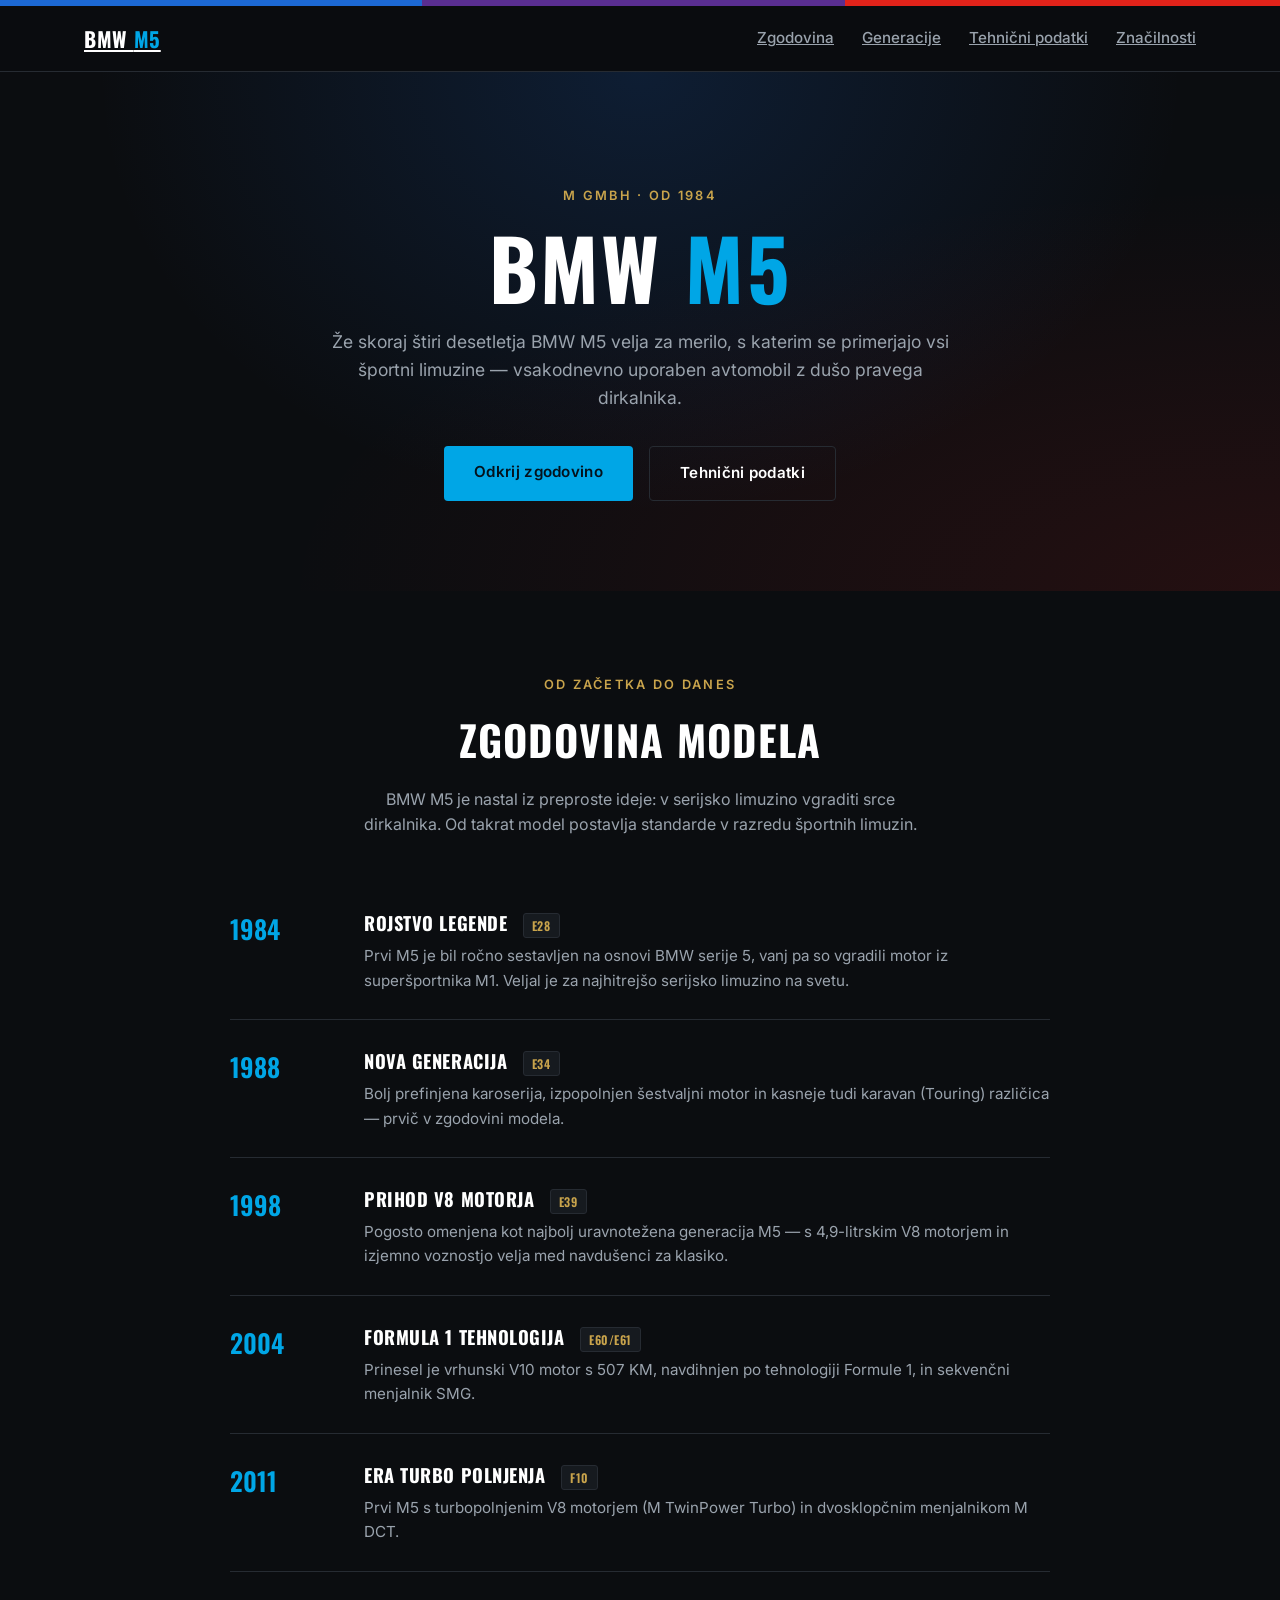
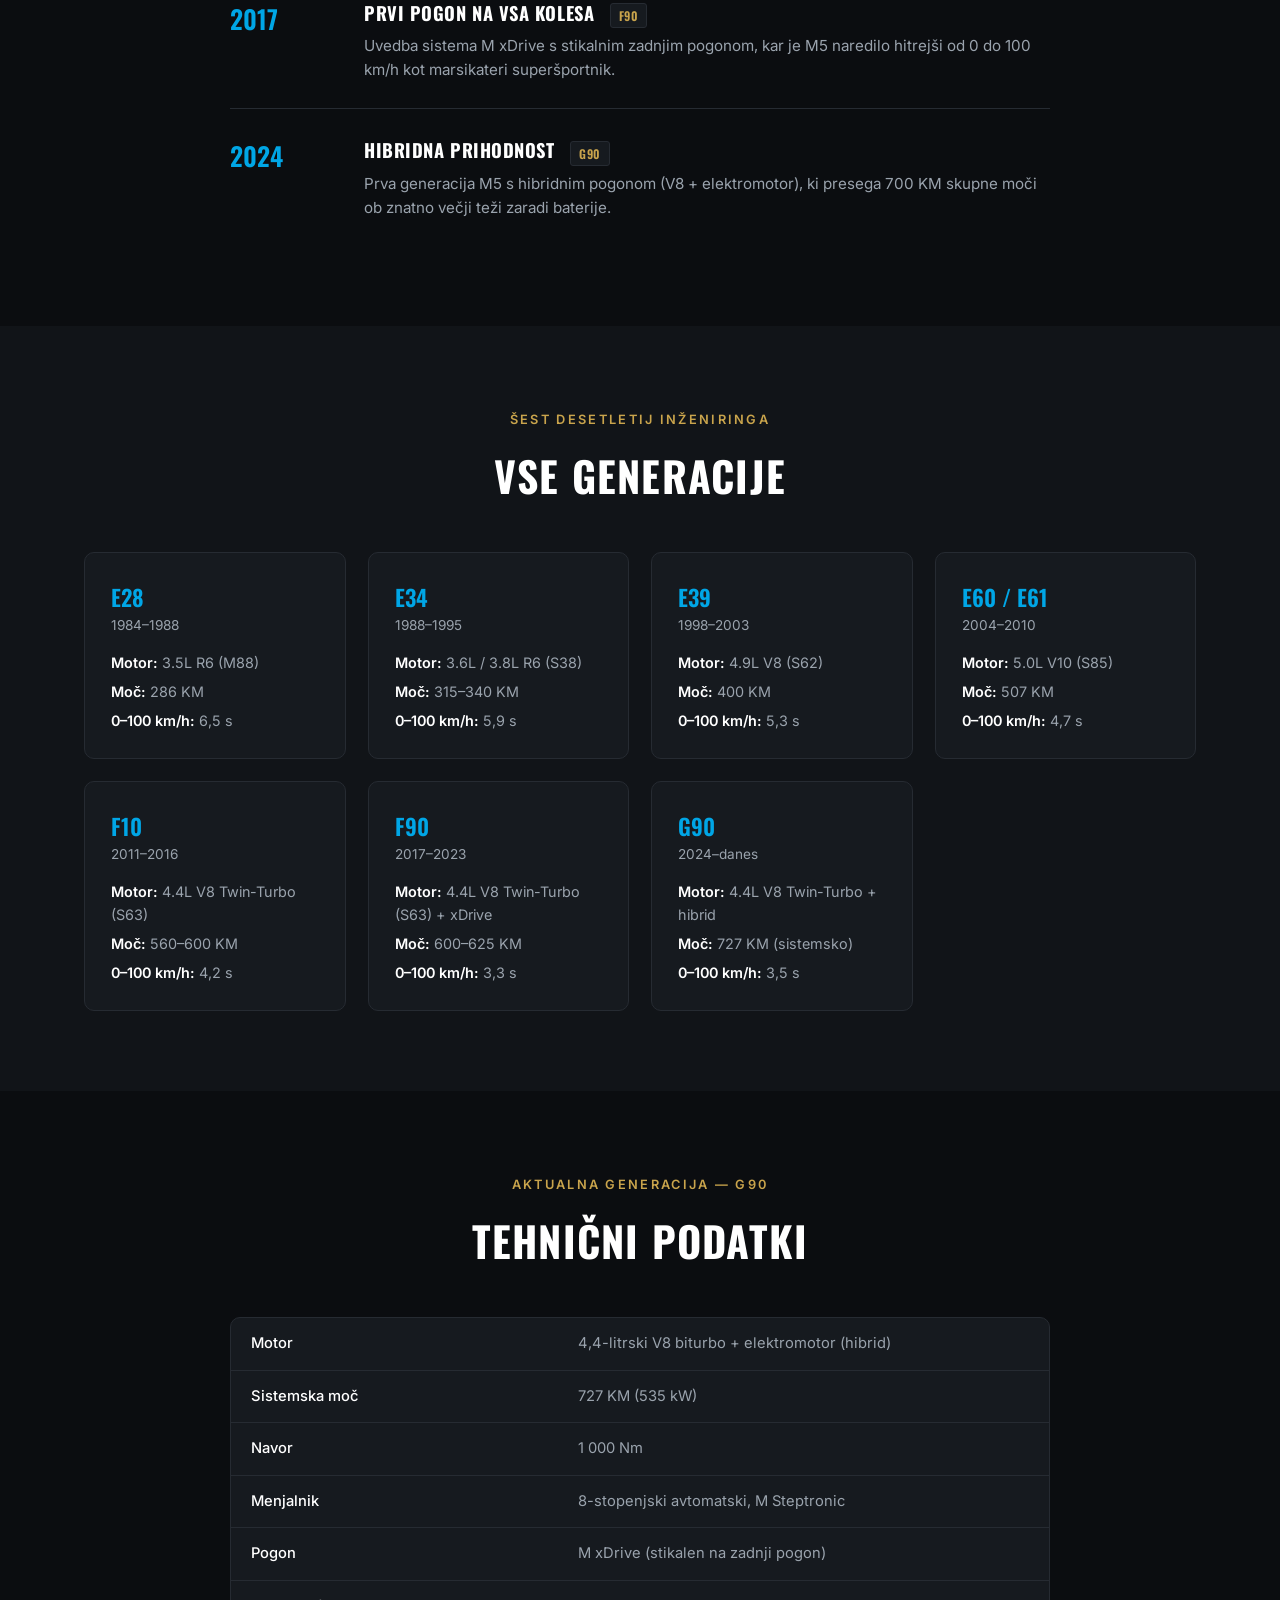
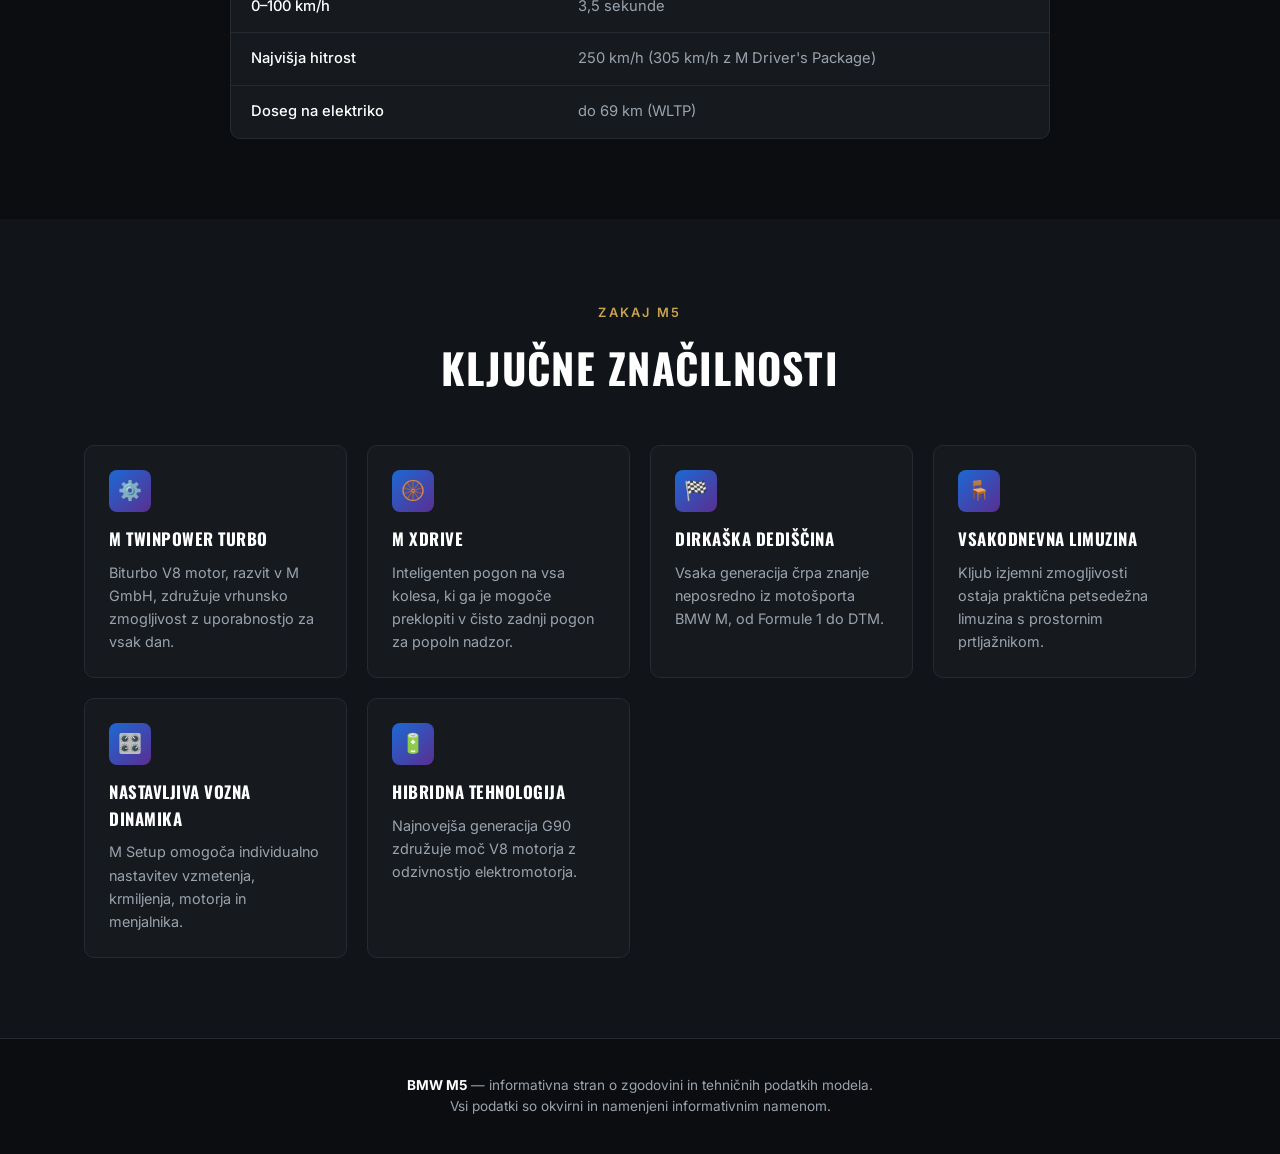
<file: bmw-m5.html>
<!DOCTYPE html>
<html lang="sl">
<head>
<meta charset="UTF-8">
<meta name="viewport" content="width=device-width, initial-scale=1.0">
<title>BMW M5 — Zgodovina, generacije in tehnični podatki</title>
<meta name="description" content="Pregled BMW M5: zgodovina modela, vse generacije od E28 do G90, tehnični podatki in ključne značilnosti.">
<link rel="preconnect" href="https://fonts.googleapis.com">
<link rel="preconnect" href="https://fonts.gstatic.com" crossorigin>
<link href="https://fonts.googleapis.com/css2?family=Inter:wght@400;500;600;700;800&family=Oswald:wght@500;600;700&display=swap" rel="stylesheet">
<style>
  :root{
    --bg:#0b0d10;
    --bg-alt:#111418;
    --card:#161a1f;
    --border:#262b32;
    --text:#eef1f4;
    --text-dim:#9aa3ad;
    --m-blue:#1c69d4;
    --m-light-blue:#00a6e6;
    --m-red:#e2231a;
    --m-purple:#5a2e91;
    --gold:#c9a44c;
  }
  *{box-sizing:border-box;margin:0;padding:0;}
  html{scroll-behavior:smooth;}
  body{
    background:var(--bg);
    color:var(--text);
    font-family:'Inter',sans-serif;
    line-height:1.6;
  }
  h1,h2,h3,.brand{font-family:'Oswald',sans-serif;text-transform:uppercase;letter-spacing:.03em;}
  .container{max-width:1160px;margin:0 auto;padding:0 24px;}
  a{color:inherit;}

  .m-stripe{height:6px;width:100%;background:linear-gradient(90deg,var(--m-blue) 0 33%,var(--m-purple) 33% 66%,var(--m-red) 66% 100%);}

  header{
    position:sticky;top:0;z-index:50;
    background:rgba(11,13,16,.85);
    backdrop-filter:blur(10px);
    border-bottom:1px solid var(--border);
  }
  nav{
    display:flex;align-items:center;justify-content:space-between;
    padding:16px 24px;max-width:1160px;margin:0 auto;
  }
  .brand{font-size:1.3rem;font-weight:700;color:#fff;}
  .brand span{color:var(--m-light-blue);}
  .nav-links{display:flex;gap:28px;list-style:none;font-weight:500;font-size:.95rem;}
  .nav-links a{color:var(--text-dim);transition:color .2s;}
  .nav-links a:hover{color:#fff;}

  .hero{
    position:relative;
    padding:110px 24px 90px;
    text-align:center;
    background:
      radial-gradient(ellipse at top, rgba(28,105,212,.18), transparent 60%),
      radial-gradient(ellipse at bottom right, rgba(226,35,26,.12), transparent 55%),
      var(--bg);
    overflow:hidden;
  }
  .hero .eyebrow{
    display:inline-block;color:var(--gold);font-weight:600;letter-spacing:.18em;
    text-transform:uppercase;font-size:.8rem;margin-bottom:18px;
  }
  .hero h1{
    font-size:clamp(2.6rem,7vw,5.2rem);
    color:#fff;line-height:1;margin-bottom:20px;
  }
  .hero h1 em{font-style:normal;color:var(--m-light-blue);}
  .hero p{
    max-width:620px;margin:0 auto 34px;color:var(--text-dim);font-size:1.1rem;
  }
  .hero-buttons{display:flex;gap:16px;justify-content:center;flex-wrap:wrap;}
  .btn{
    display:inline-block;padding:14px 30px;border-radius:4px;font-weight:600;
    text-decoration:none;font-size:.95rem;letter-spacing:.02em;transition:transform .15s, background .2s;
  }
  .btn-primary{background:var(--m-light-blue);color:#04121c;}
  .btn-primary:hover{transform:translateY(-2px);}
  .btn-outline{border:1px solid var(--border);color:#fff;}
  .btn-outline:hover{border-color:var(--m-light-blue);transform:translateY(-2px);}

  section{padding:80px 0;}
  section.alt{background:var(--bg-alt);}
  .section-head{margin-bottom:44px;text-align:center;}
  .section-head .eyebrow{color:var(--gold);font-weight:600;letter-spacing:.18em;text-transform:uppercase;font-size:.8rem;}
  .section-head h2{font-size:clamp(1.8rem,4vw,2.6rem);color:#fff;margin-top:10px;}
  .section-head p{color:var(--text-dim);max-width:560px;margin:14px auto 0;}

  /* History timeline */
  .timeline{display:flex;flex-direction:column;gap:0;max-width:820px;margin:0 auto;}
  .tl-item{
    display:grid;grid-template-columns:110px 1fr;gap:24px;
    padding:26px 0;border-bottom:1px solid var(--border);
  }
  .tl-item:last-child{border-bottom:none;}
  .tl-year{font-family:'Oswald',sans-serif;font-size:1.6rem;color:var(--m-light-blue);font-weight:600;}
  .tl-body h3{color:#fff;font-size:1.15rem;margin-bottom:6px;}
  .tl-body p{color:var(--text-dim);font-size:.95rem;}
  .tl-body .code{display:inline-block;background:var(--card);border:1px solid var(--border);color:var(--gold);
    font-size:.75rem;font-weight:600;padding:2px 8px;border-radius:3px;margin-left:10px;vertical-align:middle;}

  /* Generations grid */
  .gen-grid{display:grid;grid-template-columns:repeat(auto-fit,minmax(260px,1fr));gap:22px;}
  .gen-card{
    background:var(--card);border:1px solid var(--border);border-radius:10px;
    padding:26px;transition:border-color .2s, transform .2s;
  }
  .gen-card:hover{border-color:var(--m-light-blue);transform:translateY(-4px);}
  .gen-card .code{color:var(--m-light-blue);font-family:'Oswald',sans-serif;font-weight:600;font-size:1.4rem;}
  .gen-card .years{color:var(--text-dim);font-size:.85rem;margin-bottom:14px;}
  .gen-card ul{list-style:none;font-size:.9rem;color:var(--text-dim);display:flex;flex-direction:column;gap:6px;}
  .gen-card ul li strong{color:#fff;font-weight:600;}

  /* Specs table */
  .specs-wrap{max-width:820px;margin:0 auto;background:var(--card);border:1px solid var(--border);border-radius:10px;overflow:hidden;}
  table{width:100%;border-collapse:collapse;}
  th{
    background:var(--bg-alt);text-align:left;padding:14px 20px;font-size:.8rem;
    text-transform:uppercase;letter-spacing:.05em;color:var(--gold);border-bottom:1px solid var(--border);
  }
  td{padding:14px 20px;border-bottom:1px solid var(--border);font-size:.92rem;color:var(--text-dim);}
  tr:last-child td{border-bottom:none;}
  td:first-child{color:#fff;font-weight:500;width:40%;}

  /* Features */
  .feat-grid{display:grid;grid-template-columns:repeat(auto-fit,minmax(230px,1fr));gap:20px;}
  .feat-card{background:var(--card);border:1px solid var(--border);border-radius:10px;padding:24px;}
  .feat-card .icon{
    width:42px;height:42px;border-radius:8px;display:flex;align-items:center;justify-content:center;
    background:linear-gradient(135deg,var(--m-blue),var(--m-purple));margin-bottom:14px;font-size:1.2rem;
  }
  .feat-card h3{color:#fff;font-size:1.05rem;margin-bottom:8px;}
  .feat-card p{color:var(--text-dim);font-size:.9rem;}

  footer{
    border-top:1px solid var(--border);padding:36px 0;text-align:center;color:var(--text-dim);font-size:.85rem;
  }
  footer strong{color:#fff;}

  @media (max-width:640px){
    .nav-links{display:none;}
    .tl-item{grid-template-columns:1fr;gap:4px;}
  }
</style>
</head>
<body>

<div class="m-stripe"></div>
<header>
  <nav>
    <a href="#top" class="brand">BMW <span>M5</span></a>
    <ul class="nav-links">
      <li><a href="#zgodovina">Zgodovina</a></li>
      <li><a href="#generacije">Generacije</a></li>
      <li><a href="#podatki">Tehnični podatki</a></li>
      <li><a href="#znacilnosti">Značilnosti</a></li>
    </ul>
  </nav>
</header>

<main id="top">

  <section class="hero">
    <div class="container">
      <span class="eyebrow">M GmbH · od 1984</span>
      <h1>BMW <em>M5</em></h1>
      <p>Že skoraj štiri desetletja BMW M5 velja za merilo, s katerim se primerjajo vsi športni limuzine — vsakodnevno uporaben avtomobil z dušo pravega dirkalnika.</p>
      <div class="hero-buttons">
        <a href="#zgodovina" class="btn btn-primary">Odkrij zgodovino</a>
        <a href="#podatki" class="btn btn-outline">Tehnični podatki</a>
      </div>
    </div>
  </section>

  <section id="zgodovina">
    <div class="container">
      <div class="section-head">
        <span class="eyebrow">Od začetka do danes</span>
        <h2>Zgodovina modela</h2>
        <p>BMW M5 je nastal iz preproste ideje: v serijsko limuzino vgraditi srce dirkalnika. Od takrat model postavlja standarde v razredu športnih limuzin.</p>
      </div>
      <div class="timeline">
        <div class="tl-item">
          <div class="tl-year">1984</div>
          <div class="tl-body">
            <h3>Rojstvo legende <span class="code">E28</span></h3>
            <p>Prvi M5 je bil ročno sestavljen na osnovi BMW serije 5, vanj pa so vgradili motor iz superšportnika M1. Veljal je za najhitrejšo serijsko limuzino na svetu.</p>
          </div>
        </div>
        <div class="tl-item">
          <div class="tl-year">1988</div>
          <div class="tl-body">
            <h3>Nova generacija <span class="code">E34</span></h3>
            <p>Bolj prefinjena karoserija, izpopolnjen šestvaljni motor in kasneje tudi karavan (Touring) različica — prvič v zgodovini modela.</p>
          </div>
        </div>
        <div class="tl-item">
          <div class="tl-year">1998</div>
          <div class="tl-body">
            <h3>Prihod V8 motorja <span class="code">E39</span></h3>
            <p>Pogosto omenjena kot najbolj uravnotežena generacija M5 — s 4,9-litrskim V8 motorjem in izjemno voznostjo velja med navdušenci za klasiko.</p>
          </div>
        </div>
        <div class="tl-item">
          <div class="tl-year">2004</div>
          <div class="tl-body">
            <h3>Formula 1 tehnologija <span class="code">E60/E61</span></h3>
            <p>Prinesel je vrhunski V10 motor s 507 KM, navdihnjen po tehnologiji Formule 1, in sekvenčni menjalnik SMG.</p>
          </div>
        </div>
        <div class="tl-item">
          <div class="tl-year">2011</div>
          <div class="tl-body">
            <h3>Era turbo polnjenja <span class="code">F10</span></h3>
            <p>Prvi M5 s turbopolnjenim V8 motorjem (M TwinPower Turbo) in dvosklopčnim menjalnikom M DCT.</p>
          </div>
        </div>
        <div class="tl-item">
          <div class="tl-year">2017</div>
          <div class="tl-body">
            <h3>Prvi pogon na vsa kolesa <span class="code">F90</span></h3>
            <p>Uvedba sistema M xDrive s stikalnim zadnjim pogonom, kar je M5 naredilo hitrejši od 0 do 100 km/h kot marsikateri superšportnik.</p>
          </div>
        </div>
        <div class="tl-item">
          <div class="tl-year">2024</div>
          <div class="tl-body">
            <h3>Hibridna prihodnost <span class="code">G90</span></h3>
            <p>Prva generacija M5 s hibridnim pogonom (V8 + elektromotor), ki presega 700 KM skupne moči ob znatno večji teži zaradi baterije.</p>
          </div>
        </div>
      </div>
    </div>
  </section>

  <section id="generacije" class="alt">
    <div class="container">
      <div class="section-head">
        <span class="eyebrow">Šest desetletij inženiringa</span>
        <h2>Vse generacije</h2>
      </div>
      <div class="gen-grid">
        <div class="gen-card">
          <div class="code">E28</div>
          <div class="years">1984–1988</div>
          <ul>
            <li><strong>Motor:</strong> 3.5L R6 (M88)</li>
            <li><strong>Moč:</strong> 286 KM</li>
            <li><strong>0–100 km/h:</strong> 6,5 s</li>
          </ul>
        </div>
        <div class="gen-card">
          <div class="code">E34</div>
          <div class="years">1988–1995</div>
          <ul>
            <li><strong>Motor:</strong> 3.6L / 3.8L R6 (S38)</li>
            <li><strong>Moč:</strong> 315–340 KM</li>
            <li><strong>0–100 km/h:</strong> 5,9 s</li>
          </ul>
        </div>
        <div class="gen-card">
          <div class="code">E39</div>
          <div class="years">1998–2003</div>
          <ul>
            <li><strong>Motor:</strong> 4.9L V8 (S62)</li>
            <li><strong>Moč:</strong> 400 KM</li>
            <li><strong>0–100 km/h:</strong> 5,3 s</li>
          </ul>
        </div>
        <div class="gen-card">
          <div class="code">E60 / E61</div>
          <div class="years">2004–2010</div>
          <ul>
            <li><strong>Motor:</strong> 5.0L V10 (S85)</li>
            <li><strong>Moč:</strong> 507 KM</li>
            <li><strong>0–100 km/h:</strong> 4,7 s</li>
          </ul>
        </div>
        <div class="gen-card">
          <div class="code">F10</div>
          <div class="years">2011–2016</div>
          <ul>
            <li><strong>Motor:</strong> 4.4L V8 Twin-Turbo (S63)</li>
            <li><strong>Moč:</strong> 560–600 KM</li>
            <li><strong>0–100 km/h:</strong> 4,2 s</li>
          </ul>
        </div>
        <div class="gen-card">
          <div class="code">F90</div>
          <div class="years">2017–2023</div>
          <ul>
            <li><strong>Motor:</strong> 4.4L V8 Twin-Turbo (S63) + xDrive</li>
            <li><strong>Moč:</strong> 600–625 KM</li>
            <li><strong>0–100 km/h:</strong> 3,3 s</li>
          </ul>
        </div>
        <div class="gen-card">
          <div class="code">G90</div>
          <div class="years">2024–danes</div>
          <ul>
            <li><strong>Motor:</strong> 4.4L V8 Twin-Turbo + hibrid</li>
            <li><strong>Moč:</strong> 727 KM (sistemsko)</li>
            <li><strong>0–100 km/h:</strong> 3,5 s</li>
          </ul>
        </div>
      </div>
    </div>
  </section>

  <section id="podatki">
    <div class="container">
      <div class="section-head">
        <span class="eyebrow">Aktualna generacija — G90</span>
        <h2>Tehnični podatki</h2>
      </div>
      <div class="specs-wrap">
        <table>
          <tbody>
            <tr><td>Motor</td><td>4,4-litrski V8 biturbo + elektromotor (hibrid)</td></tr>
            <tr><td>Sistemska moč</td><td>727 KM (535 kW)</td></tr>
            <tr><td>Navor</td><td>1 000 Nm</td></tr>
            <tr><td>Menjalnik</td><td>8-stopenjski avtomatski, M Steptronic</td></tr>
            <tr><td>Pogon</td><td>M xDrive (stikalen na zadnji pogon)</td></tr>
            <tr><td>0–100 km/h</td><td>3,5 sekunde</td></tr>
            <tr><td>Najvišja hitrost</td><td>250 km/h (305 km/h z M Driver's Package)</td></tr>
            <tr><td>Doseg na elektriko</td><td>do 69 km (WLTP)</td></tr>
          </tbody>
        </table>
      </div>
    </div>
  </section>

  <section id="znacilnosti" class="alt">
    <div class="container">
      <div class="section-head">
        <span class="eyebrow">Zakaj M5</span>
        <h2>Ključne značilnosti</h2>
      </div>
      <div class="feat-grid">
        <div class="feat-card">
          <div class="icon">⚙️</div>
          <h3>M TwinPower Turbo</h3>
          <p>Biturbo V8 motor, razvit v M GmbH, združuje vrhunsko zmogljivost z uporabnostjo za vsak dan.</p>
        </div>
        <div class="feat-card">
          <div class="icon">🛞</div>
          <h3>M xDrive</h3>
          <p>Inteligenten pogon na vsa kolesa, ki ga je mogoče preklopiti v čisto zadnji pogon za popoln nadzor.</p>
        </div>
        <div class="feat-card">
          <div class="icon">🏁</div>
          <h3>Dirkaška dediščina</h3>
          <p>Vsaka generacija črpa znanje neposredno iz motošporta BMW M, od Formule 1 do DTM.</p>
        </div>
        <div class="feat-card">
          <div class="icon">🪑</div>
          <h3>Vsakodnevna limuzina</h3>
          <p>Kljub izjemni zmogljivosti ostaja praktična petsedežna limuzina s prostornim prtljažnikom.</p>
        </div>
        <div class="feat-card">
          <div class="icon">🎛️</div>
          <h3>Nastavljiva vozna dinamika</h3>
          <p>M Setup omogoča individualno nastavitev vzmetenja, krmiljenja, motorja in menjalnika.</p>
        </div>
        <div class="feat-card">
          <div class="icon">🔋</div>
          <h3>Hibridna tehnologija</h3>
          <p>Najnovejša generacija G90 združuje moč V8 motorja z odzivnostjo elektromotorja.</p>
        </div>
      </div>
    </div>
  </section>

</main>

<footer>
  <div class="container">
    <p><strong>BMW M5</strong> — informativna stran o zgodovini in tehničnih podatkih modela.</p>
    <p>Vsi podatki so okvirni in namenjeni informativnim namenom.</p>
  </div>
</footer>

</body>
</html>
</file>
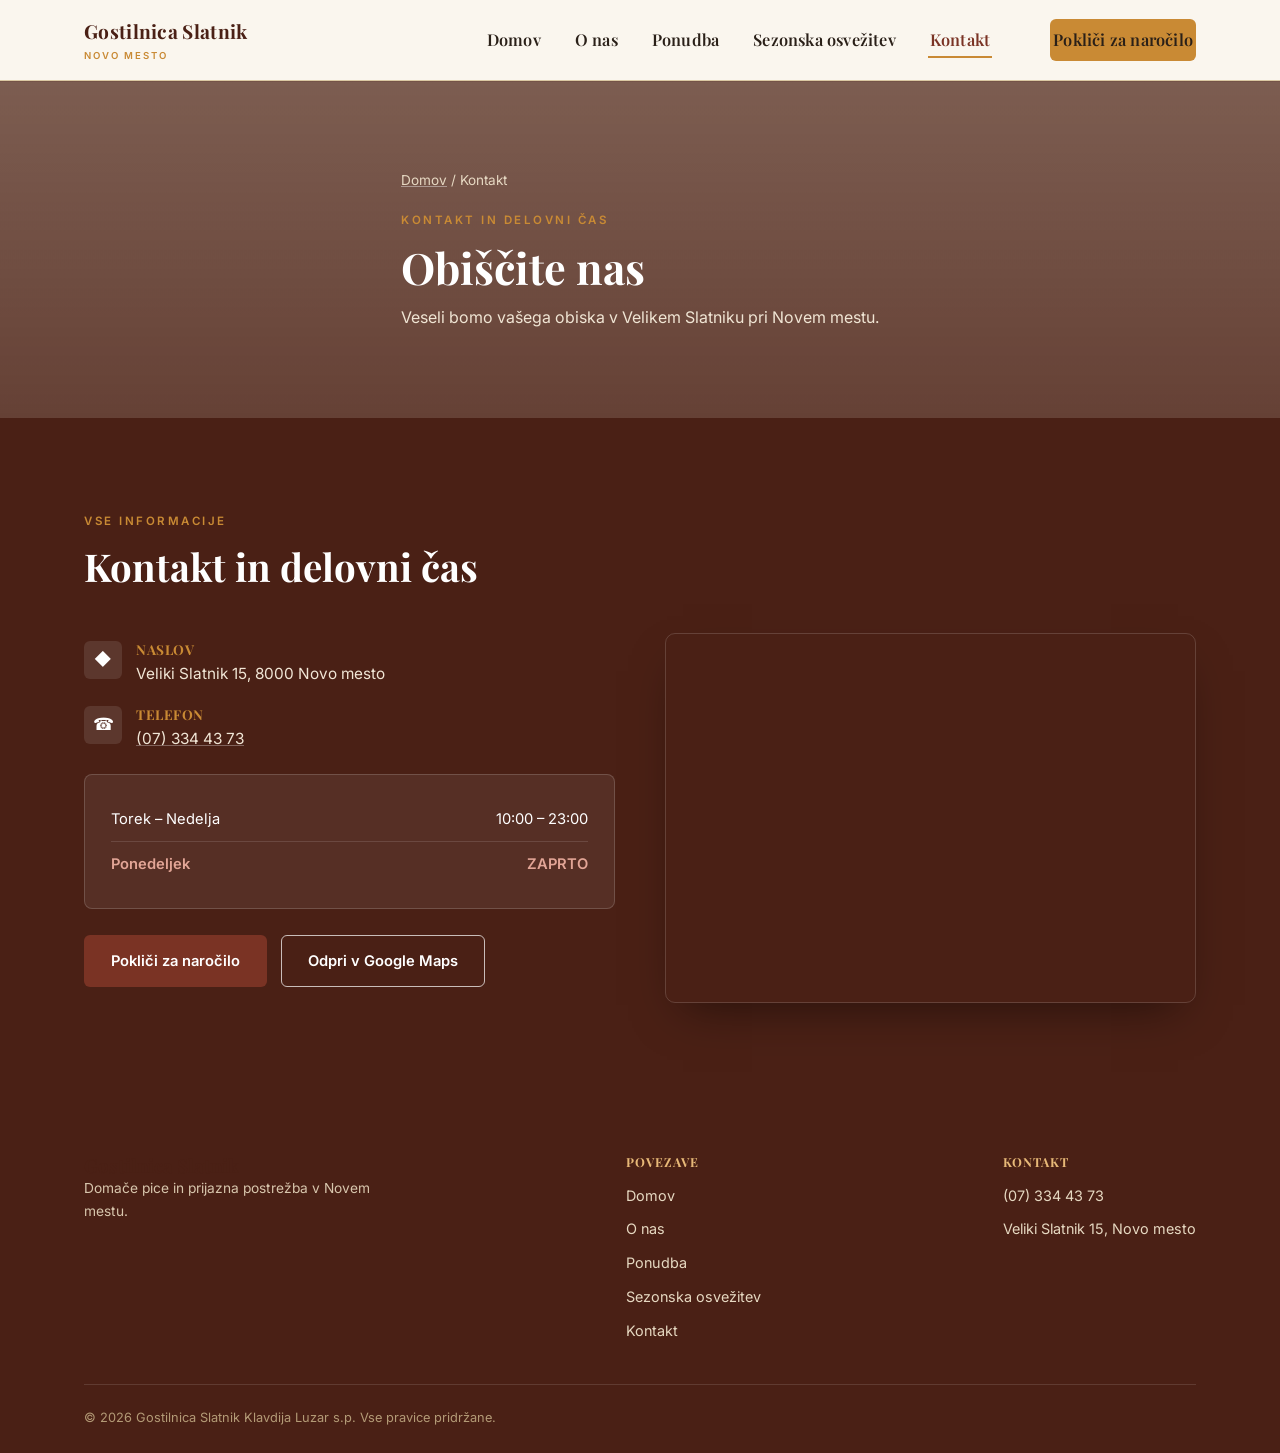
<file: kontakt.html>
<!DOCTYPE html>
<html lang="sl">
<head>
<meta charset="UTF-8">
<meta name="viewport" content="width=device-width, initial-scale=1.0">
<title>Kontakt — Gostilnica Slatnik</title>
<meta name="description" content="Kontaktirajte Gostilnico Slatnik: naslov, telefon in delovni čas. Veliki Slatnik 15, 8000 Novo mesto.">
<link rel="preconnect" href="https://fonts.googleapis.com">
<link rel="preconnect" href="https://fonts.gstatic.com" crossorigin>
<link href="https://fonts.googleapis.com/css2?family=Inter:wght@400;500;600;700&family=Playfair+Display:ital,wght@0,600;0,700;0,800;1,400;1,600&display=swap" rel="stylesheet">
<link rel="stylesheet" href="style.css">
</head>
<body>
<a class="skip-link" href="#main">Na vsebino</a>

<header>
  <nav>
    <a href="index.html" class="brand">Gostilnica Slatnik<small>Novo mesto</small></a>
    <ul class="nav-links" id="navLinks">
      <li><a href="index.html">Domov</a></li>
      <li><a href="o-nas.html">O nas</a></li>
      <li><a href="ponudba.html">Ponudba</a></li>
      <li><a href="sezonska-ponudba.html">Sezonska osvežitev</a></li>
      <li><a href="kontakt.html" class="active">Kontakt</a></li>
      <li class="nav-cta"><a href="tel:+38673344373" class="btn btn-gold btn-sm">Pokliči za naročilo</a></li>
    </ul>
    <button class="burger" id="burger" aria-label="Odpri meni" aria-expanded="false">
      <span></span><span></span><span></span>
    </button>
  </nav>
</header>

<main id="main">

  <section class="page-hero" style="background-image:linear-gradient(180deg, rgba(74,32,21,0.7), rgba(74,32,21,0.84)), url('https://images.unsplash.com/photo-1466978913421-dad2ebd01d17?auto=format&fit=crop&w=1800&q=75');">
    <div class="container">
      <div class="breadcrumb"><a href="index.html">Domov</a> / Kontakt</div>
      <span class="eyebrow">Kontakt in delovni čas</span>
      <h1>Obiščite nas</h1>
      <p>Veseli bomo vašega obiska v Velikem Slatniku pri Novem mestu.</p>
    </div>
  </section>

  <section class="contact-band">
    <div class="container">
      <div class="section-head">
        <span class="eyebrow">Vse informacije</span>
        <h2>Kontakt in delovni čas</h2>
      </div>
      <div class="contact-grid">
        <div>
          <div class="contact-info-list">
            <div class="contact-item">
              <div class="ic">◆</div>
              <div><h4>Naslov</h4><p>Veliki Slatnik 15, 8000 Novo mesto</p></div>
            </div>
            <div class="contact-item">
              <div class="ic">☎</div>
              <div><h4>Telefon</h4><a class="link" href="tel:+38673344373">(07) 334 43 73</a></div>
            </div>
          </div>

          <div class="hours-card">
            <div class="hours-row"><span>Torek – Nedelja</span><span>10:00 – 23:00</span></div>
            <div class="hours-row"><span>Ponedeljek</span><span>ZAPRTO</span></div>
          </div>

          <div class="contact-actions">
            <a href="tel:+38673344373" class="btn btn-primary">Pokliči za naročilo</a>
            <a href="https://www.google.com/maps/search/?api=1&query=Veliki+Slatnik+15%2C+8000+Novo+mesto" target="_blank" rel="noopener" class="btn btn-outline">Odpri v Google Maps</a>
          </div>
        </div>

        <div class="map-frame">
          <iframe
            src="https://www.google.com/maps?q=Veliki+Slatnik+15,+8000+Novo+mesto&output=embed"
            loading="lazy"
            referrerpolicy="no-referrer-when-downgrade"
            title="Zemljevid — Gostilnica Slatnik, Veliki Slatnik 15, Novo mesto">
          </iframe>
        </div>
      </div>
    </div>
  </section>

</main>

<footer>
  <div class="container">
    <div class="footer-grid">
      <div class="footer-brand">
        <h3>Gostilnica Slatnik</h3>
        <p>Domače pice in prijazna postrežba v Novem mestu.</p>
      </div>
      <div class="footer-col">
        <h4>Povezave</h4>
        <a href="index.html">Domov</a>
        <a href="o-nas.html">O nas</a>
        <a href="ponudba.html">Ponudba</a>
        <a href="sezonska-ponudba.html">Sezonska osvežitev</a>
        <a href="kontakt.html">Kontakt</a>
      </div>
      <div class="footer-col">
        <h4>Kontakt</h4>
        <a href="tel:+38673344373">(07) 334 43 73</a>
        <a href="kontakt.html">Veliki Slatnik 15, Novo mesto</a>
      </div>
    </div>
    <div class="footer-bottom">&copy; 2026 Gostilnica Slatnik Klavdija Luzar s.p. Vse pravice pridržane.</div>
  </div>
</footer>

<script src="script.js"></script>
</body>
</html>
</file>
<file: style.css>
/* Gostilnica Slatnik — shared stylesheet */

:root{
  /* Ožgana glina (Scorched Clay) */
  --brick: #7a3324;
  --brick-dark: #4a2015;
  --ink: #2a2018;
  --paper: #f3ecdd;
  --paper-2: #eae0c8;
  --line: #dbc9a3;
  --gold: #c98a34;
  --olive: #6b7a54;
  --muted: #675e4c;
  --radius: 10px;
  --shadow: 0 12px 30px -14px rgba(42,32,24,0.32);
  --maxw: 1160px;
}

*{margin:0;padding:0;box-sizing:border-box;}
html{scroll-behavior:smooth;color-scheme:light;}
body{
  font-family:'Inter', 'Segoe UI', Arial, sans-serif;
  color:var(--ink);
  background:var(--paper);
  line-height:1.65;
  -webkit-font-smoothing:antialiased;
}
h1,h2,h3,h4{
  font-family:'Playfair Display', Georgia, serif;
  font-weight:700;
  line-height:1.2;
  color:var(--brick-dark);
}
img{max-width:100%;display:block;}
a{text-decoration:none;color:inherit;}
ul{list-style:none;}
.container{max-width:var(--maxw);margin:0 auto;padding:0 24px;}
section{padding:88px 0;}
.section-head{max-width:640px;margin-bottom:44px;}
.section-head.center{margin-left:auto;margin-right:auto;text-align:center;}
.eyebrow{
  display:inline-block;
  text-transform:uppercase;
  letter-spacing:2.5px;
  font-size:0.72rem;
  font-weight:600;
  color:var(--gold);
  margin-bottom:12px;
}
.section-head h2{font-size:clamp(1.8rem, 3.4vw, 2.4rem);margin-bottom:14px;}
.section-head p{color:var(--muted);font-size:1.02rem;}

/* buttons */
.btn{
  display:inline-flex;
  align-items:center;
  justify-content:center;
  text-align:center;
  gap:8px;
  padding:13px 26px;
  border-radius:6px;
  font-weight:600;
  font-size:0.92rem;
  cursor:pointer;
  border:1.5px solid transparent;
  transition:background .2s ease, color .2s ease, border-color .2s ease, transform .15s ease;
  white-space:nowrap;
}
.btn-primary{background:var(--brick);color:#fff;}
.btn-primary:hover{background:var(--brick-dark);}
.btn-gold{background:var(--gold);color:#2a1c07;}
.btn-gold:hover{background:#98701f;}
.btn-outline{background:transparent;border-color:rgba(255,255,255,0.7);color:#fff;}
.btn-outline:hover{background:rgba(255,255,255,0.12);}
.btn-outline-dark{background:transparent;border-color:var(--brick);color:var(--brick);}
.btn-outline-dark:hover{background:var(--brick);color:#fff;}
.btn-sm{padding:9px 18px;font-size:0.85rem;}
.btn[disabled]{opacity:0.5;cursor:not-allowed;}

/* header / nav */
header{
  position:sticky;
  top:0;
  z-index:1000;
  background:rgba(250,246,239,0.97);
  border-bottom:1px solid var(--line);
}
nav{
  display:flex;
  align-items:center;
  justify-content:space-between;
  padding:16px 24px;
  max-width:var(--maxw);
  margin:0 auto;
}
.brand{
  font-family:'Playfair Display', Georgia, serif;
  font-size:1.2rem;
  font-weight:700;
  color:var(--brick-dark);
  letter-spacing:0.3px;
}
.brand small{
  display:block;
  font-family:'Inter', sans-serif;
  font-size:0.6rem;
  letter-spacing:2px;
  color:var(--gold);
  font-weight:600;
  text-transform:uppercase;
}
.nav-links{
  display:flex;
  align-items:center;
  gap:30px;
}
.nav-links a{
  font-family:'Playfair Display', Georgia, serif;
  font-weight:600;
  font-size:1.02rem;
  letter-spacing:0.2px;
  color:var(--ink);
  padding:6px 2px;
  border-bottom:2px solid transparent;
  transition:border-color .2s ease, color .2s ease;
}
.nav-links a:hover{color:var(--brick);}
.nav-links a.active{color:var(--brick);border-bottom-color:var(--gold);}
.nav-cta{margin-left:28px;}
.burger{
  display:none;
  flex-direction:column;
  gap:5px;
  cursor:pointer;
  background:none;
  border:none;
  padding:6px;
}
.burger span{width:24px;height:2px;background:var(--brick-dark);border-radius:2px;}
@media (max-width:900px){
  .nav-links{
    position:fixed;
    top:0;right:-100%;
    height:100vh;
    width:min(300px, 82vw);
    background:var(--paper);
    flex-direction:column;
    justify-content:center;
    gap:26px;
    transition:right .3s ease;
    box-shadow:-10px 0 30px rgba(0,0,0,0.12);
    border-left:1px solid var(--line);
  }
  .nav-links.open{right:0;}
  .nav-cta{margin-left:0;margin-top:8px;}
  .burger{display:flex;}
}

/* generic photo hero (used on non-home pages) */
.page-hero{
  position:relative;
  min-height:320px;
  display:flex;
  align-items:center;
  color:#fff;
  background:linear-gradient(180deg, rgba(35,22,15,0.65), rgba(35,22,15,0.75));
  background-size:cover;
  background-position:center;
}
.page-hero .container{position:relative;z-index:1;}
.page-hero .eyebrow{color:var(--gold);}
.page-hero h1{color:#fff;font-size:clamp(1.9rem, 4vw, 2.7rem);margin-bottom:10px;}
.page-hero p{color:#f0e5d4;max-width:520px;}
.breadcrumb{font-size:0.85rem;color:#e6d8c2;margin-bottom:14px;}
.breadcrumb a{text-decoration:underline;text-decoration-color:rgba(255,255,255,0.4);}

/* home hero */
.home-hero{
  position:relative;
  min-height:88vh;
  display:flex;
  align-items:center;
  color:#fff;
  background-size:cover;
  background-position:center;
  background-image:linear-gradient(180deg, rgba(30,19,13,0.62), rgba(30,19,13,0.8));
}
.home-hero .container{max-width:700px;position:relative;z-index:1;}
.home-hero .tagline{
  display:inline-block;
  font-size:0.78rem;
  letter-spacing:2px;
  text-transform:uppercase;
  color:#f0dcb8;
  border:1px solid rgba(255,255,255,0.4);
  padding:7px 16px;
  border-radius:4px;
  margin-bottom:22px;
}
.home-hero h1{
  color:#fff;
  font-size:clamp(2.1rem, 5vw, 3.4rem);
  margin-bottom:20px;
  text-shadow:0 4px 18px rgba(0,0,0,0.3);
}
.home-hero .script-tag{display:inline-block;margin-bottom:14px;}
.home-hero .wordmark{margin-bottom:20px;text-shadow:0 4px 20px rgba(0,0,0,0.35);}
.home-hero .wordmark .w2{font-size:clamp(3rem, 7vw, 5.2rem);}
.home-hero .wordmark .w1{font-size:clamp(1.2rem, 2.4vw, 1.6rem);}
.home-hero p{font-size:1.08rem;color:#f1e6d4;max-width:520px;margin-bottom:32px;}
.hero-buttons{display:flex;gap:16px;flex-wrap:wrap;}

/* stats strip */
.stats{background:var(--brick-dark);color:#fff;}
.stats .container{
  display:flex;flex-wrap:wrap;justify-content:space-around;gap:26px;padding:38px 24px;
}
.stat{text-align:center;min-width:130px;}
.stat strong{display:block;font-size:1.9rem;font-family:'Playfair Display', serif;color:var(--gold);}
.stat span{font-size:0.82rem;color:#e2d3bc;letter-spacing:0.3px;}

/* photo helpers with graceful fallback */
.photo{
  width:100%;height:100%;
  object-fit:cover;
  background:var(--paper-2);
}
.photo-frame{
  border-radius:var(--radius);
  overflow:hidden;
  box-shadow:var(--shadow);
}

/* about */
.about-grid{display:grid;grid-template-columns:0.9fr 1.1fr;gap:56px;align-items:center;}
.about-visual{position:relative;aspect-ratio:4/5;border-radius:var(--radius);overflow:hidden;box-shadow:var(--shadow);}
.about-badge{
  position:absolute;bottom:18px;left:18px;right:18px;
  background:rgba(250,246,239,0.96);
  border-radius:8px;padding:14px 18px;
  display:flex;align-items:center;gap:12px;
  box-shadow:0 8px 20px rgba(0,0,0,0.18);
}
.about-badge strong{font-size:1.5rem;color:var(--gold);font-family:'Playfair Display', serif;}
.about-badge span{font-size:0.82rem;color:#5a4c3d;}
.about-features{display:grid;grid-template-columns:1fr 1fr;gap:18px;margin-top:8px;}
.feature-card{
  background:#fff;border:1px solid var(--line);border-radius:8px;padding:20px;
}
.feature-card h4{font-size:0.98rem;margin-bottom:6px;color:var(--brick-dark);}
.feature-card p{font-size:0.86rem;color:var(--muted);}
.quote-block{
  margin-top:24px;padding:18px 22px;border-left:3px solid var(--gold);
  background:var(--paper-2);font-style:italic;color:#5a4633;font-size:0.95rem;border-radius:0 6px 6px 0;
}

/* menu */
.tabs{display:flex;gap:10px;justify-content:center;flex-wrap:wrap;margin-bottom:46px;}
.tab-btn{
  padding:11px 22px;border-radius:6px;border:1.5px solid var(--line);
  background:#fff;color:var(--brick-dark);font-weight:600;font-size:0.88rem;cursor:pointer;
  transition:all .2s ease;
}
.tab-btn:hover{border-color:var(--gold);}
.tab-btn.active{background:var(--brick-dark);color:#fff;border-color:var(--brick-dark);}
.tab-panel{display:none;}
.tab-panel.active{display:block;animation:fadeIn .3s ease;}
@keyframes fadeIn{from{opacity:0;transform:translateY(6px);}to{opacity:1;transform:translateY(0);}}

.menu-grid{display:grid;grid-template-columns:repeat(auto-fit, minmax(250px, 1fr));gap:24px;}
.menu-card{
  background:#fff;border-radius:var(--radius);overflow:hidden;
  border:1px solid var(--line);
  transition:box-shadow .2s ease, transform .2s ease;
  display:flex;flex-direction:column;
}
.menu-card:hover{transform:translateY(-4px);box-shadow:var(--shadow);}
.menu-card-photo{width:100%;height:150px;overflow:hidden;background:var(--paper-2);}
.menu-card-body{padding:18px 20px;display:flex;flex-direction:column;gap:8px;flex-grow:1;}
.menu-card h4{
  font-size:1.05rem;display:flex;justify-content:space-between;align-items:baseline;gap:10px;
}
.menu-card h4 .price{color:var(--gold);font-weight:700;font-size:0.98rem;white-space:nowrap;font-family:'Inter',sans-serif;}
.menu-card p{font-size:0.86rem;color:var(--muted);flex-grow:1;}

.special-card{
  margin-top:40px;background:var(--brick-dark);border-radius:var(--radius);color:#fff;
  display:grid;grid-template-columns:1fr 0.85fr;overflow:hidden;box-shadow:var(--shadow);
}
.special-card-photo{min-height:280px;background:var(--paper-2);}
.special-card-body{padding:40px 44px;}
.special-tag{
  display:inline-block;background:rgba(255,255,255,0.15);padding:5px 14px;border-radius:4px;
  font-size:0.72rem;letter-spacing:1.5px;text-transform:uppercase;margin-bottom:14px;
}
.special-card-body h3{color:#fff;font-size:1.7rem;margin-bottom:12px;}
.special-card-body p{color:#eadfcd;margin-bottom:16px;font-size:0.95rem;}
.ingredient-list{display:flex;flex-wrap:wrap;gap:8px;margin-bottom:20px;}
.ingredient-list li{
  background:rgba(255,255,255,0.14);border:1px solid rgba(255,255,255,0.3);
  padding:6px 14px;border-radius:4px;font-size:0.82rem;
}
.special-price{font-size:1.4rem;font-weight:700;color:var(--gold);font-family:'Playfair Display', serif;}

/* compact add-on / extras list (Dodatki) */
.addon-list{margin-top:44px;background:#fff;border:1px solid var(--line);border-radius:var(--radius);padding:6px 28px;}
.addon-list h3{font-size:1.1rem;margin:20px 0 4px;}
.addon-row{display:flex;justify-content:space-between;align-items:baseline;gap:16px;padding:13px 0;border-bottom:1px solid var(--line);font-size:0.9rem;}
.addon-row:last-child{border-bottom:none;}
.addon-row span:first-child{color:var(--ink);}
.addon-row span:last-child{color:var(--gold);font-weight:700;white-space:nowrap;font-size:0.92rem;}
.addon-note{padding:14px 0 20px;font-size:0.82rem;color:var(--muted);}

/* seasonal */
.seasonal-band{background:var(--olive);color:#fff;}
.seasonal-grid{display:grid;grid-template-columns:1.1fr 0.9fr;gap:50px;align-items:center;}
.seasonal-band .eyebrow{color:#e2e8cf;}
.seasonal-band h2{color:#fff;}
.seasonal-band p{color:#e7edd7;max-width:500px;margin-bottom:22px;}
.seasonal-pills{display:flex;gap:12px;flex-wrap:wrap;}
.seasonal-pills span{
  background:rgba(255,255,255,0.14);border:1px solid rgba(255,255,255,0.3);
  padding:7px 16px;border-radius:4px;font-size:0.82rem;
}
.drink-card{
  background:#fff;color:var(--ink);border-radius:var(--radius);overflow:hidden;box-shadow:var(--shadow);
}
.drink-photo{width:100%;height:200px;background:var(--paper-2);}
.drink-card-body{padding:26px 28px;}
.drink-card-body h3{font-size:1.3rem;margin-bottom:6px;}
.drink-price{color:var(--gold);font-weight:700;font-size:1.1rem;margin-bottom:10px;font-family:'Playfair Display',serif;}
.drink-card-body p{font-size:0.88rem;color:var(--muted);}

/* reviews */
.reviews-grid{display:grid;grid-template-columns:repeat(auto-fit, minmax(280px, 1fr));gap:22px;}
.review-card{background:#fff;border:1px solid var(--line);border-radius:var(--radius);padding:28px;}
.stars{color:var(--gold);font-size:0.95rem;margin-bottom:14px;letter-spacing:1.5px;}
.review-card p{color:#443a30;font-size:0.96rem;margin-bottom:18px;}
.review-author{display:flex;align-items:center;gap:10px;}
.review-avatar{
  width:38px;height:38px;border-radius:50%;background:var(--paper-2);color:var(--brick-dark);
  display:flex;align-items:center;justify-content:center;font-weight:700;font-size:0.85rem;
  border:1px solid var(--line);
}
.review-author strong{display:block;font-size:0.88rem;color:var(--brick-dark);}
.review-author span{font-size:0.76rem;color:#8a7c6d;}

/* contact */
.contact-band{background:var(--brick-dark);color:#fff;}
.contact-band .eyebrow{color:var(--gold);}
.contact-band .section-head h2{color:#fff;}
.contact-band .section-head p{color:#e2d3bc;}
.contact-grid{display:grid;grid-template-columns:1fr 1fr;gap:50px;}
.contact-info-list{display:flex;flex-direction:column;gap:20px;margin-top:8px;}
.contact-item{display:flex;gap:14px;align-items:flex-start;}
.contact-item .ic{
  width:38px;height:38px;flex-shrink:0;background:rgba(255,255,255,0.1);border-radius:6px;
  display:flex;align-items:center;justify-content:center;font-size:1.05rem;
}
.contact-item h4{font-size:0.85rem;color:var(--gold);margin-bottom:3px;text-transform:uppercase;letter-spacing:0.5px;}
.contact-item p, .contact-item a{color:#f1e6d6;font-size:0.96rem;}
.contact-item a.link{text-decoration:underline;text-decoration-color:rgba(255,255,255,0.3);}
.hours-card{background:rgba(255,255,255,0.07);border:1px solid rgba(255,255,255,0.16);border-radius:8px;padding:22px 26px;margin-top:22px;}
.hours-row{display:flex;justify-content:space-between;padding:10px 0;border-bottom:1px solid rgba(255,255,255,0.12);font-size:0.92rem;}
.hours-row:last-child{border-bottom:none;color:#e2a596;font-weight:600;}
.contact-actions{display:flex;gap:14px;flex-wrap:wrap;margin-top:26px;}
.map-frame{border-radius:var(--radius);overflow:hidden;box-shadow:0 20px 45px -18px rgba(0,0,0,0.5);min-height:360px;border:1px solid rgba(255,255,255,0.15);}
.map-frame iframe{width:100%;height:100%;min-height:360px;border:0;}

/* CTA strip */
.cta-strip{background:var(--gold);text-align:center;padding:56px 24px;}
.cta-strip h2{color:#2a1c07;font-size:clamp(1.4rem, 3vw, 2rem);margin-bottom:10px;}
.cta-strip p{color:#4a3410;margin-bottom:22px;}
.cta-strip .btn-primary{background:#2a1c07;}
.cta-strip .btn-primary:hover{background:#150e03;}

/* footer */
footer{background:var(--brick-dark);color:#d8c6ad;padding:64px 0 24px;position:relative;}
.footer-grid{display:flex;flex-wrap:wrap;justify-content:space-between;gap:40px;padding-bottom:32px;border-bottom:1px solid rgba(255,255,255,0.12);}
.footer-brand .wordmark{color:#fff;margin-bottom:14px;}
.footer-brand .wordmark .w1{font-size:1.5rem;}
.footer-brand .wordmark .w2{font-size:2.4rem;}
.footer-brand p{max-width:300px;font-size:0.86rem;}
.footer-col h4{color:#e8b978;font-size:0.78rem;margin-bottom:14px;text-transform:uppercase;letter-spacing:1px;}
.footer-col a{display:block;font-size:0.9rem;margin-bottom:10px;color:#e6d8c1;}
.footer-col a:hover{color:#fff;}
.footer-cta{display:flex;align-items:center;justify-content:center;}
.footer-bottom{padding-top:22px;display:flex;flex-wrap:wrap;justify-content:space-between;gap:10px;font-size:0.8rem;color:#b39a76;}

/* wordmark lockup (used in nav, hero, footer) */
.wordmark{font-family:'Playfair Display', serif;line-height:0.92;}
.wordmark .w1{display:block;font-size:0.42em;font-weight:500;}
.wordmark .w2{display:block;font-size:1em;font-weight:600;margin-top:-0.05em;}
.script-tag{font-family:'Playfair Display', serif;font-style:italic;font-size:1rem;color:var(--paper);opacity:0.85;}

/* block hero (solid color, layered photo composition) */
.block-hero{background:var(--brick);color:#fff;overflow:hidden;}
.hero-grid{display:grid;grid-template-columns:1.05fr 1fr;gap:44px;align-items:center;padding:56px 0 44px;}
.hero-copy .wordmark{color:#fff;}
.hero-copy .wordmark .w2{font-size:clamp(3rem, 7vw, 5.2rem);}
.hero-copy .wordmark .w1{font-size:clamp(1.2rem, 2.4vw, 1.6rem);}
.hero-copy p{color:#f0e2c8;max-width:440px;margin:18px 0 30px;font-size:1.02rem;}
.hero-photos{position:relative;min-height:340px;}
.hero-photo-main{position:relative;width:78%;margin-left:auto;aspect-ratio:3/4;border-radius:6px;overflow:hidden;box-shadow:0 30px 60px -10px rgba(0,0,0,0.45);}
.hero-photo-accent{position:absolute;top:-6%;left:0;width:44%;aspect-ratio:1/1;border-radius:6px;overflow:hidden;box-shadow:0 20px 40px -8px rgba(0,0,0,0.45);border:5px solid var(--brick);z-index:2;}
.hero-meta-row{display:flex;justify-content:space-between;align-items:center;padding:22px 0;border-top:1px solid rgba(255,255,255,0.2);font-size:0.78rem;letter-spacing:1px;text-transform:uppercase;color:rgba(255,255,255,0.7);}
.hero-meta-row a{text-decoration:underline;text-decoration-color:rgba(255,255,255,0.4);}

/* editorial menu list (compact rows instead of photo cards) */
.menu-list-split{display:grid;grid-template-columns:0.85fr 1.15fr;gap:52px;align-items:start;}
.menu-list-photo{border-radius:var(--radius);overflow:hidden;box-shadow:var(--shadow);aspect-ratio:4/5;position:sticky;top:110px;}
.menu-list-row{display:flex;justify-content:space-between;align-items:baseline;gap:20px;padding:16px 0;border-bottom:1px solid var(--line);}
.menu-list-row .name{font-family:'Playfair Display', serif;font-size:1.08rem;color:var(--brick-dark);display:block;}
.menu-list-row .desc{display:block;font-family:'Inter',sans-serif;font-size:0.82rem;color:var(--muted);margin-top:3px;}
.menu-list-row .price{font-weight:700;color:var(--gold);white-space:nowrap;font-size:0.95rem;}

/* narrative/story block (no fabricated dates — real facts only) */
.story-block{background:var(--paper-2);}
.story-quote{font-family:'Playfair Display', serif;font-size:clamp(1.5rem, 2.8vw, 2.2rem);line-height:1.4;color:var(--brick-dark);max-width:800px;}
.story-quote .accent{color:var(--gold);}
.story-meta{display:flex;gap:44px;margin-top:38px;flex-wrap:wrap;}
.story-stat strong{display:block;font-family:'Playfair Display', serif;font-size:2rem;color:var(--brick);}
.story-stat span{font-size:0.8rem;color:var(--muted);text-transform:uppercase;letter-spacing:0.5px;}

@media (max-width:860px){
  .hero-grid{grid-template-columns:1fr;padding-top:36px;}
  .hero-photos{min-height:280px;margin-top:10px;}
  .menu-list-split{grid-template-columns:1fr;}
  .menu-list-photo{position:static;aspect-ratio:16/10;}
}

/* misc */
.ph-fallback{background:var(--paper-2) !important;}
.skip-link{position:absolute;left:-999px;}
.skip-link:focus{left:8px;top:8px;background:#fff;padding:6px 10px;border-radius:4px;z-index:2000;}

/* smooth native fade/slide between page navigations (supported browsers only, no fallback needed) */
@view-transition{
  navigation:auto;
}
::view-transition-old(root){
  animation:page-fade-out 0.22s ease both;
}
::view-transition-new(root){
  animation:page-fade-in 0.28s ease both;
}
@keyframes page-fade-out{to{opacity:0;transform:translateY(-6px);}}
@keyframes page-fade-in{from{opacity:0;transform:translateY(10px);}}

/* hero entrance on load */
.home-hero .container > *, .page-hero .container > *{
  opacity:0;
  animation:hero-in 0.7s ease forwards;
}
.home-hero .tagline, .page-hero .breadcrumb{animation-delay:0.05s;}
.home-hero h1, .page-hero .eyebrow{animation-delay:0.15s;}
.home-hero p, .page-hero h1{animation-delay:0.25s;}
.home-hero .hero-buttons, .page-hero p{animation-delay:0.35s;}
@keyframes hero-in{from{opacity:0;transform:translateY(14px);}to{opacity:1;transform:translateY(0);}}

/* scroll-reveal for cards and sections */
.reveal{opacity:0;transform:translateY(18px);transition:opacity 0.6s ease, transform 0.6s ease;}
.reveal.is-visible{opacity:1;transform:translateY(0);}
.menu-grid .reveal:nth-child(2), .reviews-grid .reveal:nth-child(2), .stats .reveal:nth-child(2){transition-delay:0.08s;}
.menu-grid .reveal:nth-child(3), .reviews-grid .reveal:nth-child(3), .stats .reveal:nth-child(3){transition-delay:0.16s;}
.menu-grid .reveal:nth-child(4), .stats .reveal:nth-child(4){transition-delay:0.24s;}
.menu-grid .reveal:nth-child(n+5){transition-delay:0.3s;}

@media (prefers-reduced-motion: reduce){
  .home-hero .container > *, .page-hero .container > *{animation:none;opacity:1;}
  .reveal{opacity:1;transform:none;transition:none;}
  ::view-transition-old(root), ::view-transition-new(root){animation:none;}
}

@media (max-width:860px){
  section{padding:64px 0;}
  .about-grid, .contact-grid, .seasonal-grid{grid-template-columns:1fr;}
  .special-card{grid-template-columns:1fr;}
  .special-card-photo{min-height:220px;}
  .special-card-body{padding:30px;}
}
</file>
